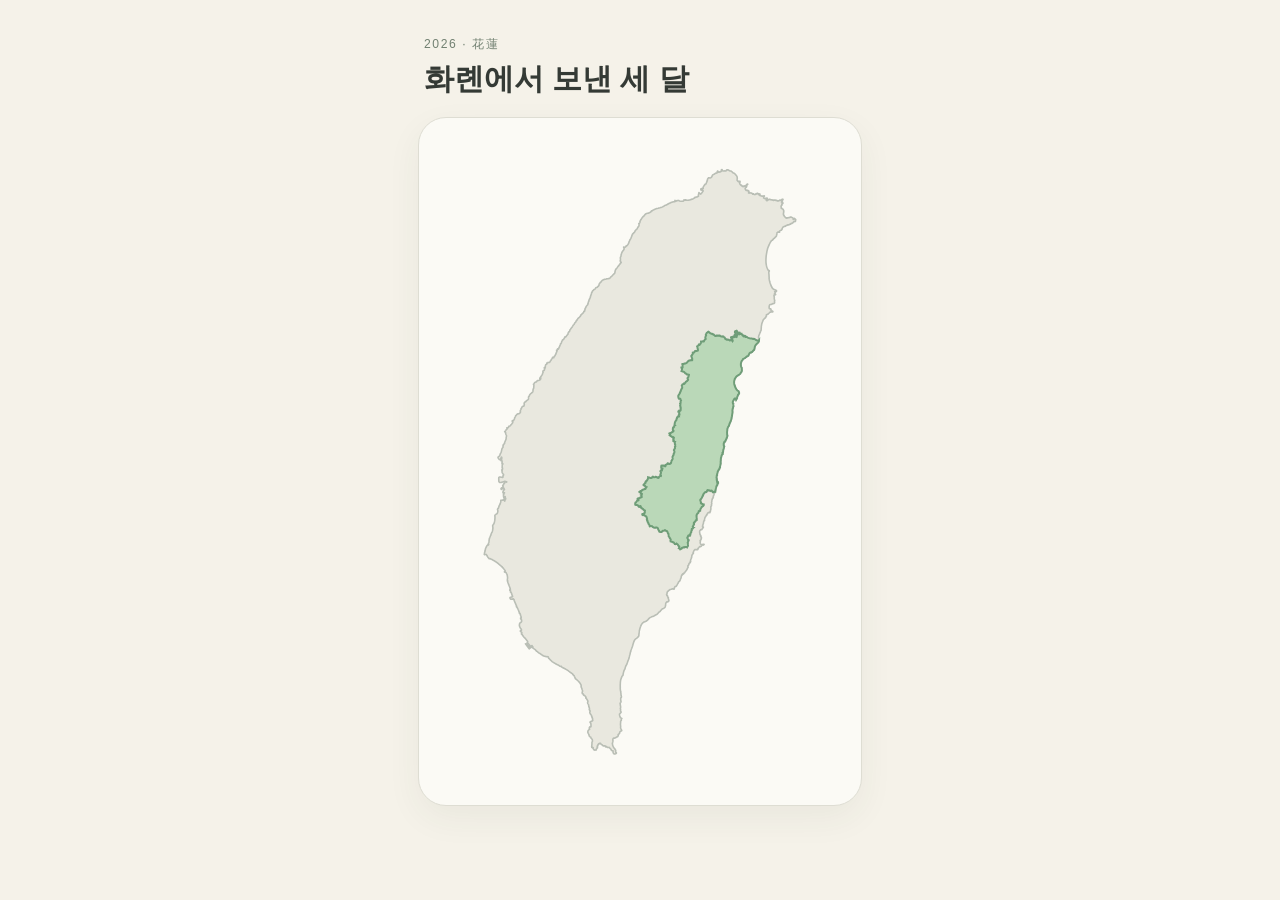
<file: index.html>
<!doctype html>
<html lang="ko">
<head>
  <meta charset="utf-8" />
  <meta name="viewport" content="width=device-width,initial-scale=1,viewport-fit=cover" />
  <meta name="theme-color" content="#f5f2e9" />
  <title>26 Hualien</title>
  <link rel="stylesheet" href="./style.css" />
</head>
<body>
  <main class="app">
    <header>
      <p class="eyebrow">2026 · 花蓮</p>
      <h1 id="title">화롄에서 보낸 세 달</h1>
    </header>

    <section class="map-card" aria-label="경험 지도">
      <button id="back" class="back" hidden>← 대만으로</button>
      <svg id="map" viewBox="0 0 360 560" role="group" aria-label="대만 본섬 지도"></svg>
      <button id="region-notes" class="region-notes" aria-haspopup="dialog" hidden></button>
    </section>
  </main>

  <dialog id="place-dialog" aria-labelledby="place-name" aria-describedby="place-text">
    <article>
      <div class="dialog-toolbar">
        <button id="dialog-back" class="dialog-back" type="button" hidden>← 목록</button>
        <button class="close" aria-label="닫기">×</button>
      </div>
      <div class="dialog-content">
        <p id="place-kind" class="eyebrow"></p>
        <h2 id="place-name"></h2>
        <div id="place-text"></div>
      </div>
    </article>
  </dialog>

  <script defer src="./map-data.js"></script>
  <script defer src="./notes.js"></script>
  <script defer src="./neighbor-labels.js"></script>
  <script defer src="./app.js"></script>
</body>
</html>
</file>
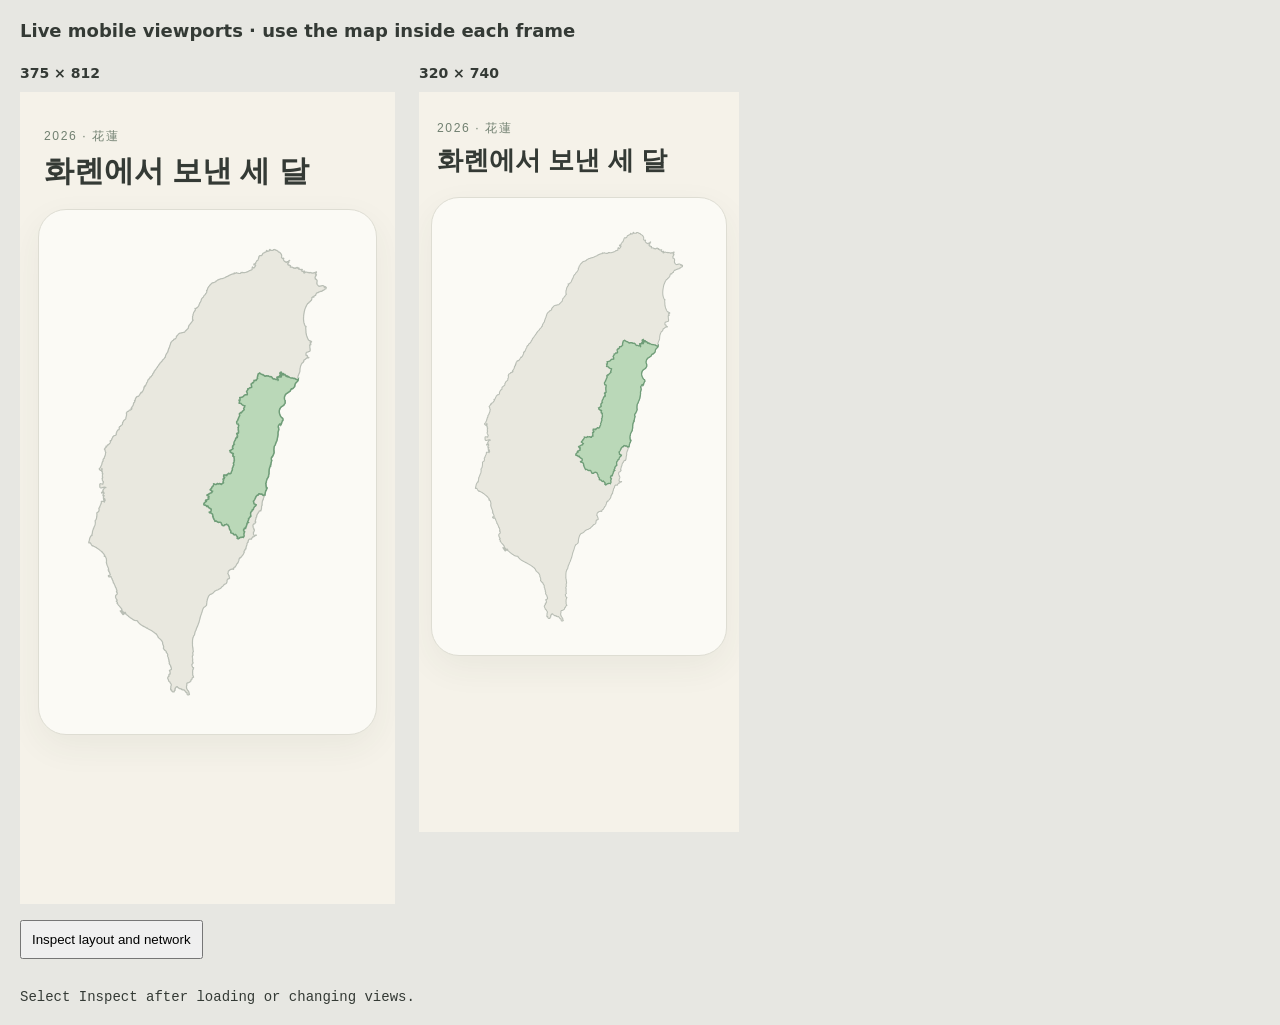
<file: tests/mobile.html>
<!doctype html>
<html lang="en">
<meta charset="utf-8">
<meta name="viewport" content="width=device-width, initial-scale=1">
<title>26hualien mobile verification</title>
<style>
body{font:14px system-ui;background:#e7e7e2;margin:20px;color:#343a35}main{display:flex;align-items:flex-start;gap:24px}iframe{display:block;border:0;background:#f5f2e9}h1{font-size:18px}h2{font-size:14px}pre{white-space:pre-wrap;max-width:800px}button{padding:10px;margin:16px 0}
</style>
<h1>Live mobile viewports · use the map inside each frame</h1>
<main>
<section><h2>375 × 812</h2><iframe id="mobile" title="375 pixel mobile viewport" src="../index.html" width="375" height="812"></iframe></section>
<section><h2>320 × 740</h2><iframe id="small" title="320 pixel mobile viewport" src="../index.html" width="320" height="740"></iframe></section>
</main>
<button id="inspect">Inspect layout and network</button><pre id="results">Select Inspect after loading or changing views.</pre>
<script>
document.querySelector('#inspect').addEventListener('click', () => {
  try {
    const results = [...document.querySelectorAll('iframe')].map(frame => {
      const w = frame.contentWindow, d = frame.contentDocument;
      return {viewport: [w.innerWidth,w.innerHeight], title:d.title,
        view:d.querySelector('#map').dataset.view,
        horizontalOverflow:d.documentElement.scrollWidth>w.innerWidth,
        paths:[...d.querySelectorAll('#map path')].map(p=>({class:p.getAttribute('class'),bounds:{x:p.getBBox().x,y:p.getBBox().y,width:p.getBBox().width,height:p.getBBox().height}})),
        mapButtons:[...d.querySelectorAll('#map [role="button"]')].map(b=>b.getAttribute('aria-label')),
        requests:w.performance.getEntriesByType('resource').map(r=>({url:r.name,status:r.responseStatus,bytes:r.transferSize,duration:Math.round(r.duration)}))};
    });
    document.querySelector('#results').textContent=JSON.stringify(results,null,2);
  } catch (error) { document.querySelector('#results').textContent=String(error); }
});
</script>
</html>
</file>
<file: style.css>
:root{font-family:-apple-system,BlinkMacSystemFont,"Noto Sans KR","Noto Sans TC",sans-serif;color:#343a35;background:#f5f2e9}*{box-sizing:border-box}body{margin:0}.app{width:min(100%,480px);min-height:100svh;margin:auto;padding:28px 18px 40px}header{padding:8px 6px 20px}.eyebrow{margin:0 0 8px;color:#718071;font-size:.76rem;letter-spacing:.13em;text-transform:uppercase}h1{margin:0;font-size:1.85rem;line-height:1.2;font-weight:650}.map-card{position:relative;border:1px solid #deddd3;border-radius:28px;background:#fbfaf5;overflow:hidden;box-shadow:0 12px 35px rgba(53,61,53,.06)}#map{display:block;width:100%;height:auto;touch-action:manipulation}.land{fill:#e9e8df;stroke:#b9beb5;stroke-width:1.3;stroke-linejoin:round}.hualien{fill:#bad8b8;stroke:#6f9d78;stroke-width:1.6;cursor:pointer}.hualien:focus{outline:none;filter:brightness(.95)}.label{fill:#657066;font-size:12px;text-anchor:middle;pointer-events:none}.county{fill:#e7eee4;stroke:#a8b6a6;stroke-width:1.2}.place{cursor:pointer}.place circle{fill:#536f5a;stroke:#fbfaf5;stroke-width:3}.place text{fill:#3f4b42;font-size:12px;font-weight:600}.place .sub{fill:#7c847e;font-size:10px;font-weight:400}.back{position:absolute;z-index:2;top:16px;left:16px;border:0;border-radius:999px;padding:9px 13px;background:#f0efe8;color:#596159;font:inherit;font-size:.82rem;cursor:pointer}dialog{width:min(calc(100% - 24px),456px);margin:auto auto max(12px,env(safe-area-inset-bottom));border:0;border-radius:26px;padding:0;background:#fffdf7;color:#343a35;box-shadow:0 24px 70px rgba(28,37,29,.25);max-height:85svh;overflow:auto}dialog::backdrop{background:rgba(38,45,39,.28);backdrop-filter:blur(2px)}dialog article{position:relative;padding:0}.dialog-toolbar{position:sticky;top:0;z-index:3;display:flex;align-items:center;justify-content:space-between;min-height:56px;padding:8px 14px 4px;background:#fffdf7}.dialog-back,.close{border:0;background:transparent;color:#6e776f;cursor:pointer;font:inherit}.dialog-back{min-height:40px;padding:6px 8px;font-size:.88rem}.close{margin-left:auto;min-width:40px;min-height:40px;padding:0 6px;font-size:1.8rem;line-height:1}.dialog-content{padding:0 24px 30px}dialog h2{margin:0 0 12px;font-size:1.45rem;line-height:1.35}#place-text{margin:0;color:#626862;line-height:1.75}@media(min-width:600px){dialog{margin:auto}}.town-boundary{fill:none;stroke:#c5cec2;stroke-width:.75;stroke-linejoin:round;vector-effect:non-scaling-stroke;pointer-events:none}
[hidden]{display:none!important}
#map path{fill-rule:evenodd}
.town-boundary,.county,.land{pointer-events:none}

.place .place-hit{fill:transparent;stroke:none}
.place text{paint-order:stroke;stroke:#fbfaf5;stroke-width:4px;stroke-linejoin:round}
.place:focus{outline:none}
.place:focus-visible circle:not(.place-hit){fill:#324c39}
button:focus-visible{outline:2px solid #6f9d78;outline-offset:3px}
@media(max-width:360px){.app{padding:20px 12px 28px}h1{font-size:1.65rem}.dialog-content{padding-left:20px;padding-right:20px}}
.region-fill{fill:#c9dfc2;stroke:#8eac8d;stroke-width:1;vector-effect:non-scaling-stroke;pointer-events:none}.region-fill.selected{fill:#e0ecd9}.context-land{fill:#f0f0e9;stroke:#c6cebf;stroke-width:1;vector-effect:non-scaling-stroke;pointer-events:none}.region-label{cursor:pointer}.region-label rect{fill:#f8fbf1;stroke:#adc4a6;stroke-width:1}.region-label text{fill:#425847;font-size:14px;font-weight:600;pointer-events:none}.region-label .sub{font-size:11px;font-weight:400;fill:#70816e}.region-label:focus{outline:none}.region-label:focus-visible rect{stroke:#496d52;stroke-width:2}.cluster .cluster-count{fill:#fffdf7;stroke:none;font-size:14px}.place text{pointer-events:none}.place .place-hit{fill:transparent;stroke:none}#map[data-view]:not([data-view=taiwan]):not([data-view=hualien]){animation:map-enter .22s ease-out}@keyframes map-enter{from{opacity:.4}to{opacity:1}}@media(prefers-reduced-motion:reduce){#map{animation:none!important}}

.school-area{fill:#82ad85;stroke:#557c5d;stroke-width:1.3}.parent-outline{fill:#e9eee2;stroke:#91a58a;stroke-width:1.6;stroke-linejoin:round;vector-effect:non-scaling-stroke;pointer-events:none}

.school-connector{stroke:#79957a;stroke-width:1.2;pointer-events:none}.travel-icon{pointer-events:none}.region-notes{position:absolute;right:16px;bottom:14px;min-height:44px;padding:8px 4px;border:0;background:transparent;color:#536f5a;font:inherit;font-size:.88rem;cursor:pointer}.region-notes:focus-visible{outline:none;text-decoration:underline;text-underline-offset:5px}.note-list{margin:0;padding:0;list-style:none}.note-list li{border-top:1px solid #ebe8dd}.note-list li:first-child{border-top:0}.note-link{display:block;width:100%;min-height:48px;padding:11px 2px;border:0;background:transparent;color:#536159;font:inherit;font-size:.98rem;line-height:1.5;text-align:left;cursor:pointer}.note-link::before{content:'•';display:inline-block;width:1.05em;color:#819080}.note-list-mode #place-text{margin-top:2px}.note-reader{height:min(92svh,760px);max-height:calc(100svh - 24px)}.note-reader .dialog-content{padding-bottom:max(38px,env(safe-area-inset-bottom))}.note-reader #place-kind{margin-top:4px}.note-reader h2{margin-bottom:24px;font-size:1.6rem;line-height:1.35}.note-reader #place-text{font-size:1.02rem;line-height:1.85;color:#4f5750}.note-paragraph{margin:0 0 1.25em;white-space:pre-line;font-weight:400}.note-paragraph strong{font-weight:650}.note-paragraph:last-child{margin-bottom:0}

.neighbor-label{fill:#879184;font-size:12px;font-weight:400;letter-spacing:.06em;pointer-events:none;paint-order:stroke;stroke:#f0f0e9;stroke-width:3px;stroke-linejoin:round}
</file>
